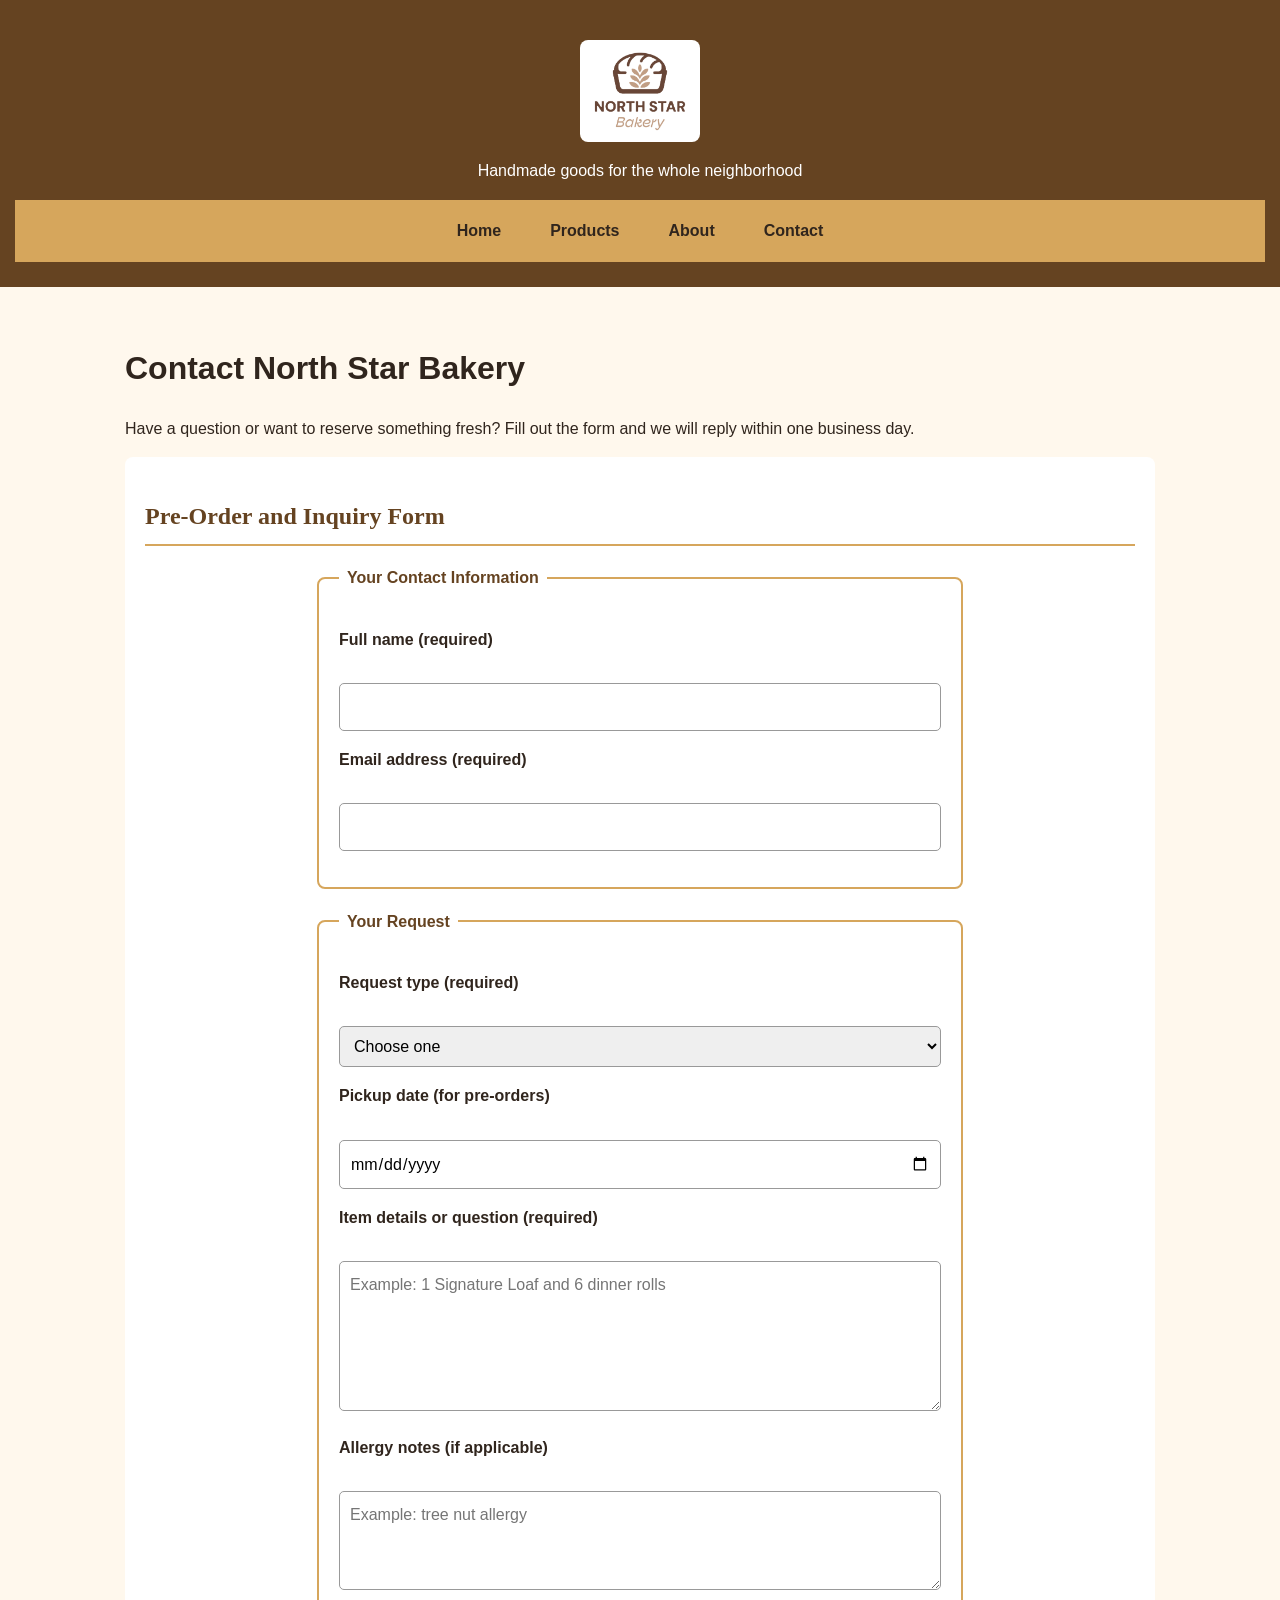
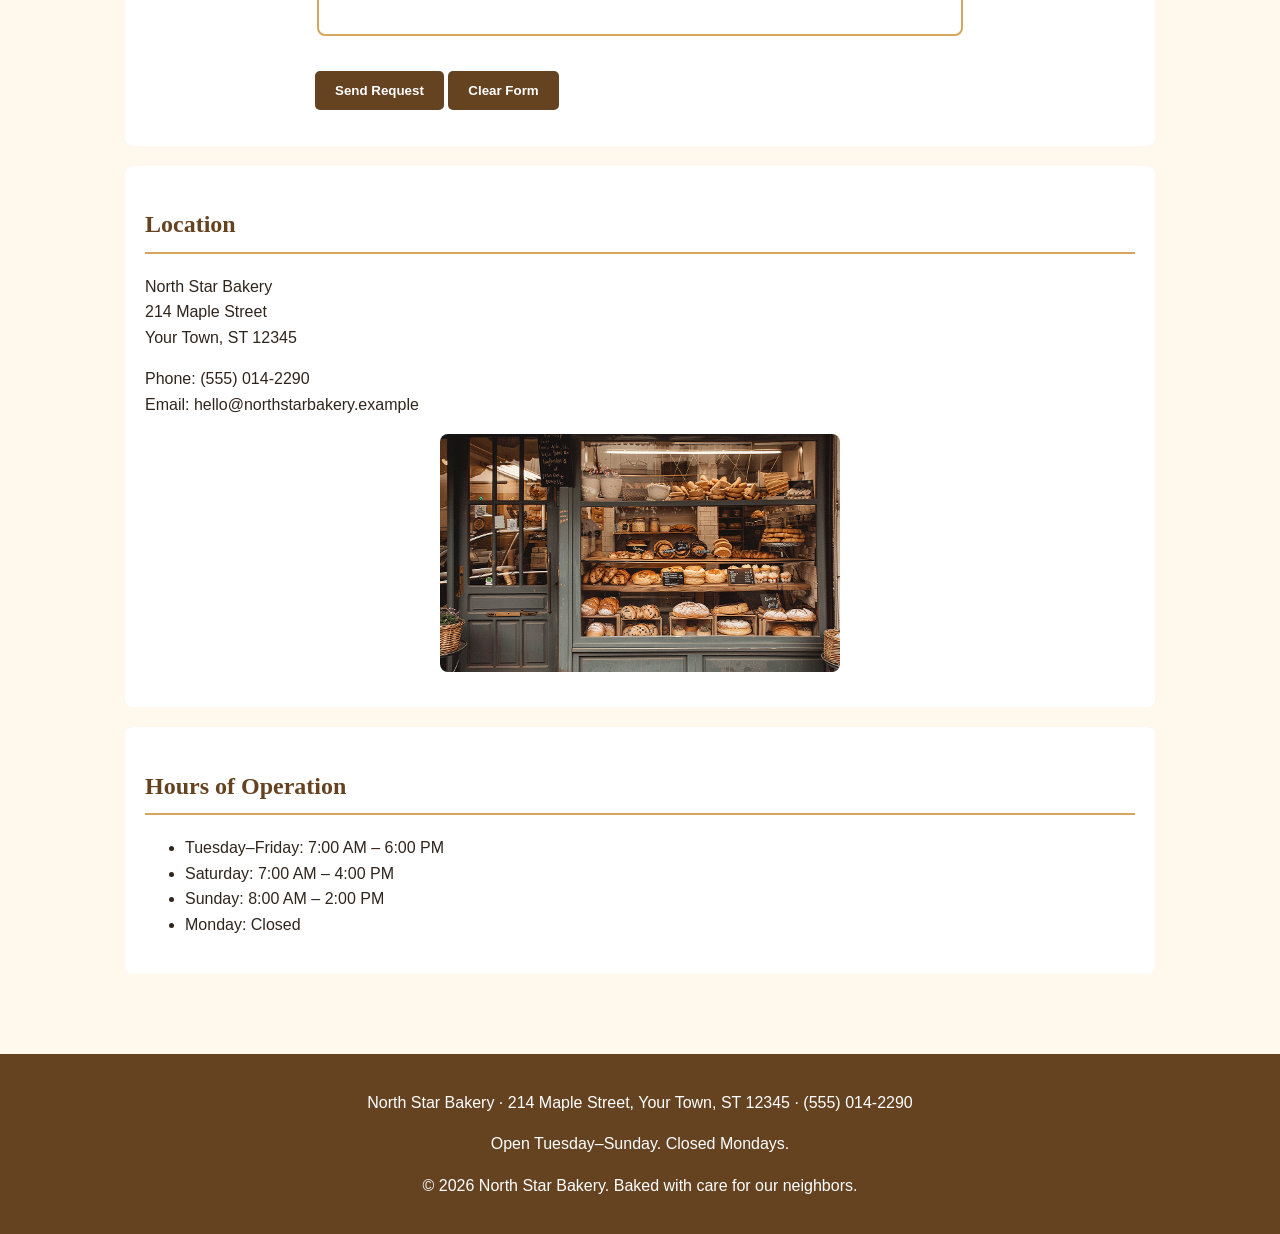
<file: contact.html>
<!DOCTYPE html>
<html lang="en">
<head>
  <meta charset="UTF-8">
  <meta name="viewport" content="width=device-width, initial-scale=1.0">
  <meta name="description" content="Send a pre-order request or question to North Star Bakery and find our hours and location.">
  <title>North Star Bakery | Contact</title>
  <link rel="stylesheet" href="styles.css">
  <script src="script.js" defer></script>
</head>
<body>
  <header>
    <img src="Images/bakery-logo_c.png" alt="North Star Bakery logo: a star above a loaf of bread" width="120">
    <p>Handmade goods for the whole neighborhood</p>
    <nav aria-label="Main navigation">
      <ul>
        <li><a href="index.html">Home</a></li>
        <li><a href="products.html">Products</a></li>
        <li><a href="about.html">About</a></li>
        <li><a href="contact.html" aria-current="page">Contact</a></li>
      </ul>
    </nav>
  </header>

  <main>
    <h1>Contact North Star Bakery</h1>
    <p>Have a question or want to reserve something fresh? Fill out the form and we will reply within one business day.</p>

    <section>
      <h2>Pre-Order and Inquiry Form</h2>
      <form id="contact-form" action="#" method="post" novalidate>
        <fieldset>
          <legend>Your Contact Information</legend>
          <p>
            <p>
  <label for="name">Full name (required)</label><br>
  <input type="text" id="name" name="name" required minlength="2" maxlength="60" autocomplete="name">
  <span class="error" id="name-error"></span>
</p>
          </p>
          <p>
         <p>
  <label for="email">Email address (required)</label><br>
  <input type="email" id="email" name="email" required autocomplete="email">
  <span class="error" id="email-error"></span>
</p>
          </p>
        </fieldset>

        <fieldset>
          <legend>Your Request</legend>
          <p>
            <p>
  <label for="request-type">Request type (required)</label><br>
  <select id="request-type" name="request_type" required>
    <option value="">Choose one</option>
    <option value="preorder">Pre-order</option>
    <option value="question">General question</option>
    <option value="event">Event or catering inquiry</option>
  </select>
  <span class="error" id="request-type-error"></span>
</p>
          </p>
          <p>
            <label for="pickup-date">Pickup date (for pre-orders)</label><br>
            <input type="date" id="pickup-date" name="pickup_date">
          </p>
          <p>
            <p>
  <label for="details">Item details or question (required)</label><br>
  <textarea id="details" name="details" rows="5" cols="40" required minlength="10" maxlength="500" placeholder="Example: 1 Signature Loaf and 6 dinner rolls"></textarea>
  <span class="error" id="details-error"></span>
</p>
          <p>
            <label for="allergies">Allergy notes (if applicable)</label><br>
            <textarea id="allergies" name="allergies" rows="3" cols="40" maxlength="300" placeholder="Example: tree nut allergy"></textarea>
          </p>
        </fieldset>

        <p>
          <button type="submit">Send Request</button>
          <button type="reset">Clear Form</button>
          <p id="form-success" aria-live="polite"></p>
        </p>
      </form>
    </section>

    <section>
      <h2>Location</h2>
      <p>North Star Bakery<br>214 Maple Street<br>Your Town, ST 12345</p>
      <p>Phone: (555) 014-2290<br>Email: hello@northstarbakery.example</p>
      <img src="Images/bakery-storefront_c.png" alt="North Star Bakery storefront on Maple Street" width="400">
    </section>

    <section>
      <h2>Hours of Operation</h2>
      <ul>
        <li>Tuesday&ndash;Friday: 7:00 AM &ndash; 6:00 PM</li>
        <li>Saturday: 7:00 AM &ndash; 4:00 PM</li>
        <li>Sunday: 8:00 AM &ndash; 2:00 PM</li>
        <li>Monday: Closed</li>
      </ul>
    </section>
  </main>

  <footer>
    <p>North Star Bakery &middot; 214 Maple Street, Your Town, ST 12345 &middot; (555) 014-2290</p>
    <p>Open Tuesday&ndash;Sunday. Closed Mondays.</p>
    <p>&copy; 2026 North Star Bakery. Baked with care for our neighbors.</p>
  </footer>
</body>
</html>
</file>
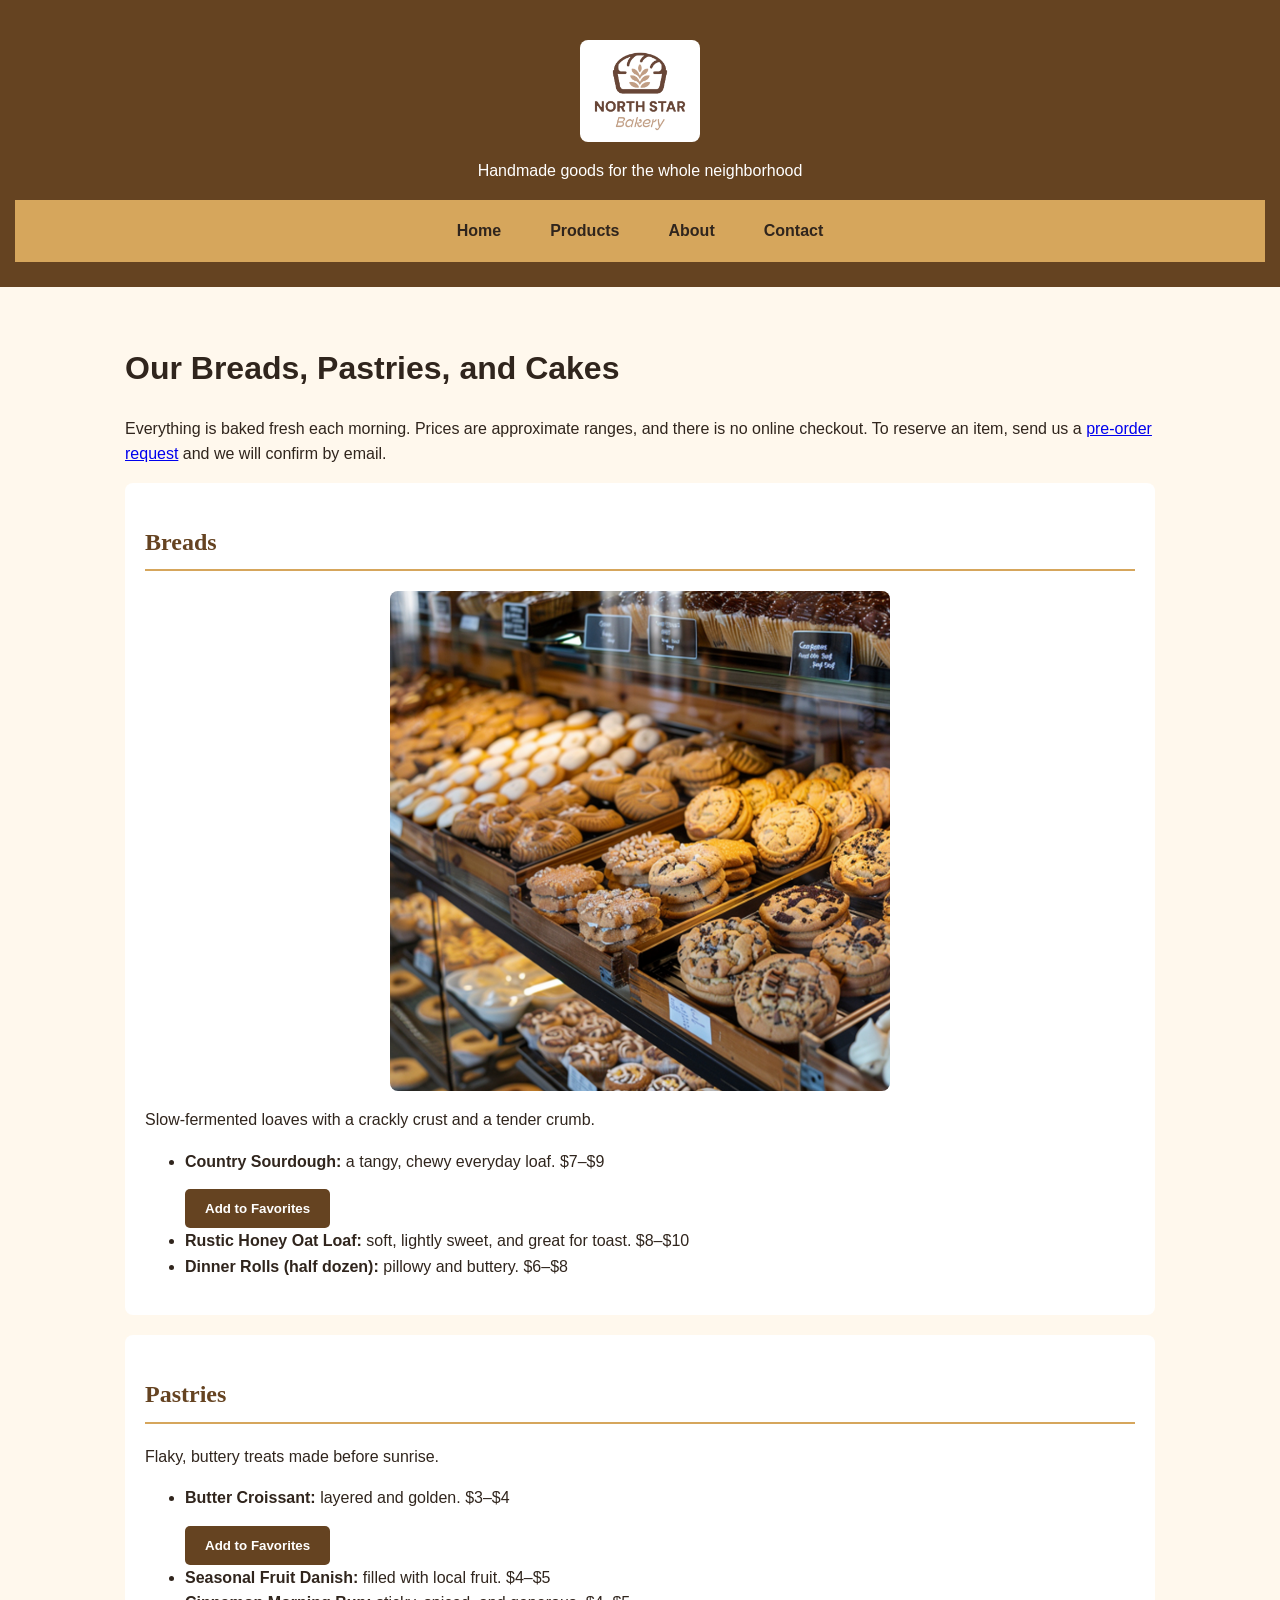
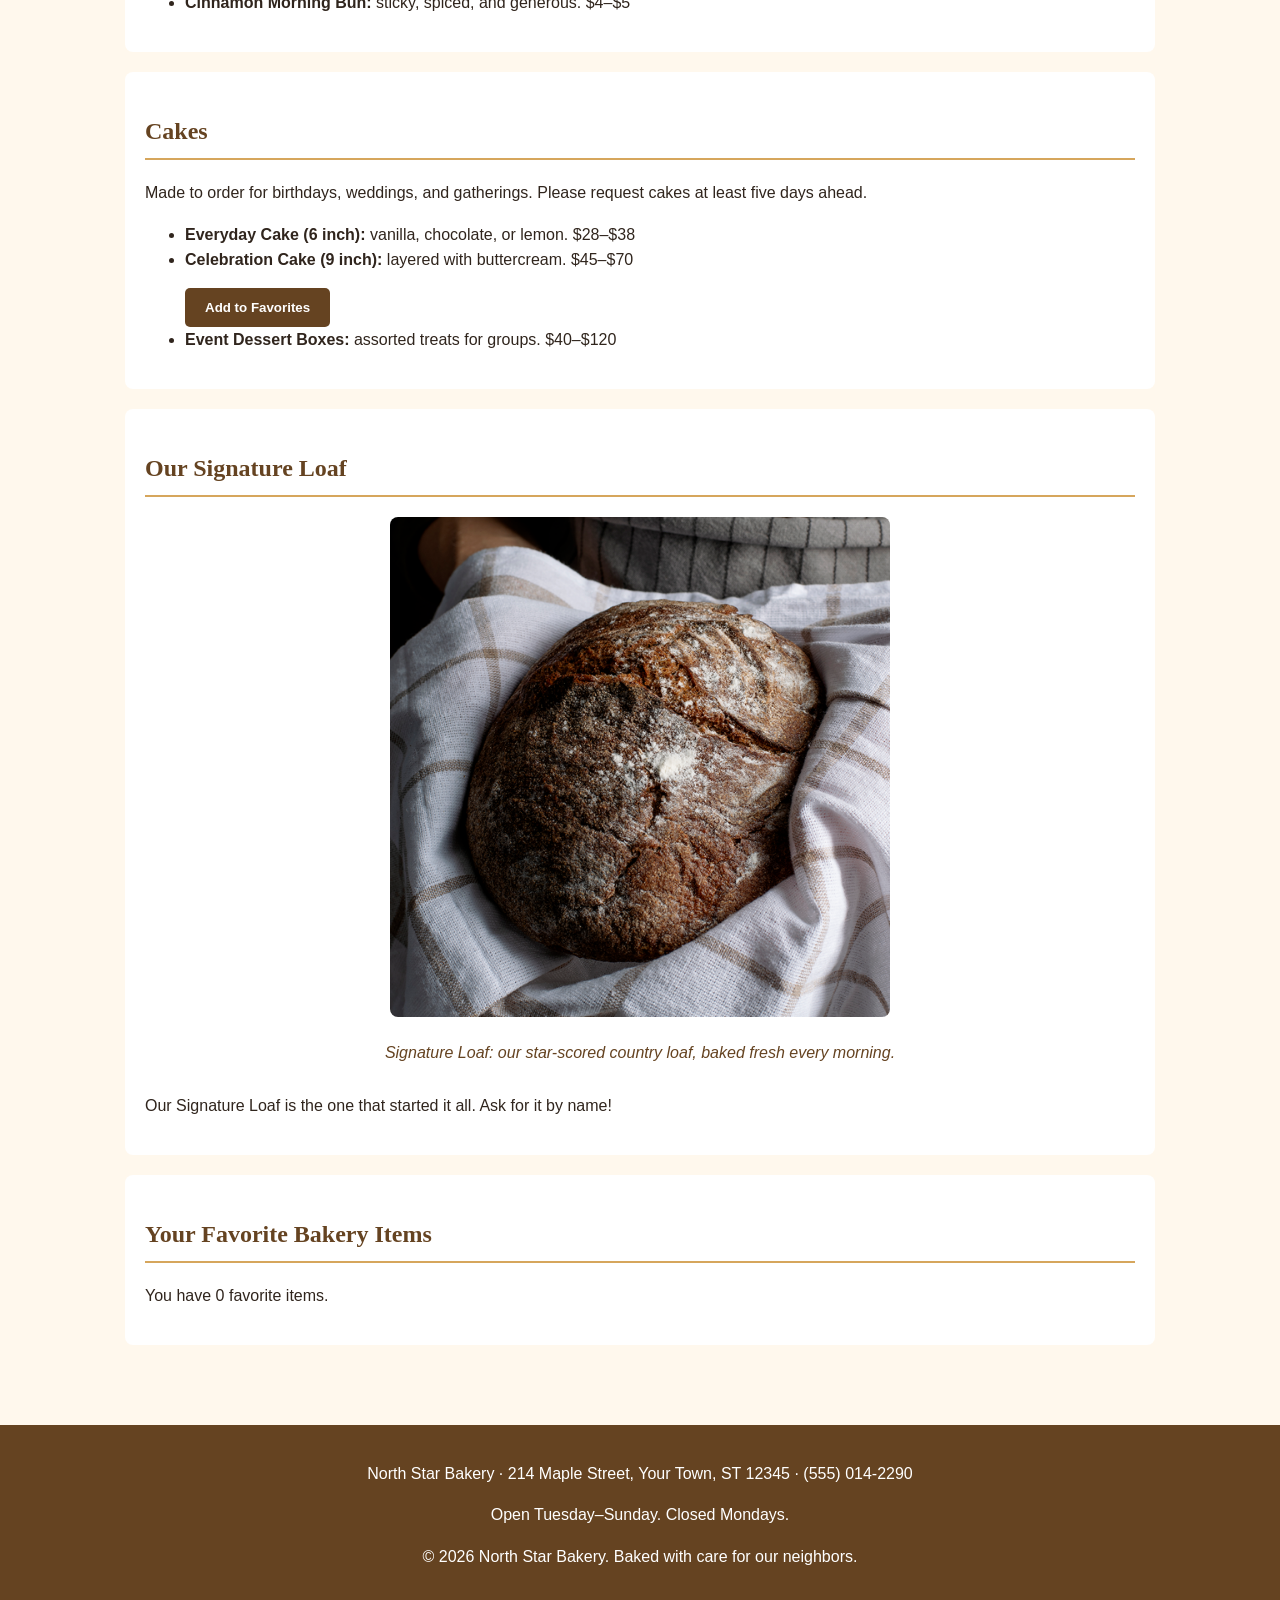
<file: products.html>
<!DOCTYPE html>
<html lang="en">
<head>
  <meta charset="UTF-8">
  <meta name="viewport" content="width=device-width, initial-scale=1.0">
  <meta name="description" content="Browse North Star Bakery breads, pastries, and cakes with pricing ranges.">
  <title>North Star Bakery | Products</title>
  <link rel="stylesheet" href="styles.css">
  <script src="script.js" defer></script>
</head>
<body>
  <header>
    <img src="Images/bakery-logo_c.png" alt="North Star Bakery logo: a star above a loaf of bread" width="120">
    <p>Handmade goods for the whole neighborhood</p>
    <nav aria-label="Main navigation">
      <ul>
        <li><a href="index.html">Home</a></li>
        <li><a href="products.html" aria-current="page">Products</a></li>
        <li><a href="about.html">About</a></li>
        <li><a href="contact.html">Contact</a></li>
      </ul>
    </nav>
  </header>

  <main>
    <h1>Our Breads, Pastries, and Cakes</h1>
    <p>Everything is baked fresh each morning. Prices are approximate ranges, and there is no online checkout. To reserve an item, send us a <a href="contact.html">pre-order request</a> and we will confirm by email.</p>

    <section>
      <h2>Breads</h2>
      <img src="Images/bakery-feature-small_c.png" alt="A basket of freshly baked crusty bread loaves and rolls" width="500">
      <p>Slow-fermented loaves with a crackly crust and a tender crumb.</p>
      <ul>
        <li><strong>Country Sourdough:</strong> a tangy, chewy everyday loaf. $7&ndash;$9</li>
        <button type="button" class="favorite-button" data-product="Country Sourdough">
    Add to Favorites
  </button>
</li>
        <li><strong>Rustic Honey Oat Loaf:</strong> soft, lightly sweet, and great for toast. $8&ndash;$10</li>
        <li><strong>Dinner Rolls (half dozen):</strong> pillowy and buttery. $6&ndash;$8</li>
      </ul>
    </section>

    <section>
      <h2>Pastries</h2>
      <p>Flaky, buttery treats made before sunrise.</p>
      <ul>
        <li><strong>Butter Croissant:</strong> layered and golden. $3&ndash;$4</li>
        <button type="button" class="favorite-button" data-product="Butter Croissant">
           Add to Favorites
  </button>
</li>
        <li><strong>Seasonal Fruit Danish:</strong> filled with local fruit. $4&ndash;$5</li>
        <li><strong>Cinnamon Morning Bun:</strong> sticky, spiced, and generous. $4&ndash;$5</li>
      </ul>
    </section>

    <section>
      <h2>Cakes</h2>
      <p>Made to order for birthdays, weddings, and gatherings. Please request cakes at least five days ahead.</p>
      <ul>
        <li><strong>Everyday Cake (6 inch):</strong> vanilla, chocolate, or lemon. $28&ndash;$38</li>
        <li><strong>Celebration Cake (9 inch):</strong> layered with buttercream. $45&ndash;$70</li>
        <button type="button" class="favorite-button" data-product="Celebration Cake">
    Add to Favorites
  </button>
</li>
        <li><strong>Event Dessert Boxes:</strong> assorted treats for groups. $40&ndash;$120</li>
      </ul>
    </section>

    <section>
      <h2>Our Signature Loaf</h2>
      <figure>
        <img src="Images/bakery-signature-loaf_c.png" alt="The North Star signature loaf, a round golden loaf scored with a star pattern" width="500">
        <figcaption>Signature Loaf: our star-scored country loaf, baked fresh every morning.</figcaption>
      </figure>
      <p>Our Signature Loaf is the one that started it all. Ask for it by name!</p>
    </section>
    <section id="favorites">
  <h2>Your Favorite Bakery Items</h2>

  <p id="favorite-count" aria-live="polite">
    You have 0 favorite items.
  </p>

  <ul id="favorite-list"></ul>
</section>
  </main>

  <footer>
    <p>North Star Bakery &middot; 214 Maple Street, Your Town, ST 12345 &middot; (555) 014-2290</p>
    <p>Open Tuesday&ndash;Sunday. Closed Mondays.</p>
    <p>&copy; 2026 North Star Bakery. Baked with care for our neighbors.</p>
  </footer>
</body>
</html>
</file>
<file: styles.css>
/* North Star Bakery Visual Design System */

/* Main website colors and fonts */
:root {
    --cream: #fff8ed;
    --brown: #654321;
    --gold: #d6a65c;
    --dark: #30251d;
    
    --heading-font: Georgia, serif;
    --body-font: Arial, sans-serif;
}

/* General page styles */
* {
    box-sizing: border-box;
}

body {
    margin: 0;
    padding: 0;
    background-color: var(--cream);
    color: var(--dark);
    font-family: var(--body-font);
    font-size: 16px;
    line-height: 1.6;
}

/* Header */
header {
    background-color: var(--brown);
    color: white;
    text-align: center;
    padding: 25px 15px;
}

header h1 {
    font-family: var(--heading-font);
    margin: 0;
    font-size: 2rem;
}

/* Navigation */
nav {
    background-color: var(--gold);
    padding: 10px;
}

nav ul {
    display: flex;
    flex-direction: column;
    align-items: center;
    gap: 10px;
    list-style: none;
    margin: 0;
    padding: 0;
}

nav a {
    color: var(--dark);
    text-decoration: none;
    font-weight: bold;
    padding: 8px 12px;
    display: block;
}

nav a:hover,
nav a:focus {
    background-color: var(--brown);
    color: white;
    border-radius: 5px;
}

/* Main content */
main {
    width: 100%;
    max-width: 1100px;
    margin: 0 auto;
    padding: 20px;
}

section {
    background-color: white;
    margin-bottom: 20px;
    padding: 20px;
    border-radius: 8px;
}

h2,
h3 {
    color: var(--brown);
    font-family: var(--heading-font);
}

h2 {
    border-bottom: 2px solid var(--gold);
    padding-bottom: 8px;
}

/* Images and gallery */
img {
    display: block;
    max-width: 100%;
    height: auto;
    margin: 15px auto;
    border-radius: 8px;
}

figure {
    margin: 20px 0;
    text-align: center;
}

figcaption {
    color: var(--brown);
    font-style: italic;
    padding: 8px;
}

/* Audio and video */
audio,
video {
    display: block;
    max-width: 100%;
    margin: 15px 0;
}

/* Forms */
form {
    max-width: 650px;
    margin: 0 auto;
}

fieldset {
    border: 2px solid var(--gold);
    border-radius: 8px;
    padding: 20px;
    margin-bottom: 20px;
}

legend {
    color: var(--brown);
    font-weight: bold;
    padding: 0 8px;
}

label {
    display: block;
    margin-top: 12px;
    font-weight: bold;
}

input,
select,
textarea {
    width: 100%;
    padding: 10px;
    margin-top: 5px;
    border: 1px solid #999;
    border-radius: 5px;
    font: inherit;
}

button,
input[type="submit"] {
    background-color: var(--brown);
    color: white;
    border: none;
    padding: 12px 20px;
    margin-top: 15px;
    border-radius: 5px;
    cursor: pointer;
    font-weight: bold;
}

button:hover,
input[type="submit"]:hover {
    background-color: var(--gold);
    color: var(--dark);
}

/* Footer */
footer {
    background-color: var(--brown);
    color: white;
    text-align: center;
    padding: 20px;
    margin-top: 25px;
}

/* Responsive layout for tablets and larger screens */
@media (min-width: 700px) {
    header h1 {
        font-size: 2.7rem;
    }

    nav ul {
        flex-direction: row;
        justify-content: center;
        gap: 25px;
    }

    main {
        padding: 35px;
    }

    /* Arrange gallery figures side by side */
    .gallery {
        display: flex;
        flex-wrap: wrap;
        justify-content: center;
        gap: 20px;
    }

    .gallery figure {
        flex: 1 1 250px;
        max-width: 320px;
    }
}

.error {
    display: block;
    color: #B00020;
    font-size: 14px;
    margin-top: 5px;
    font-weight: bold;
}

#form-success {
    color: #287A36;
    font-weight: bold;
}
</file>
